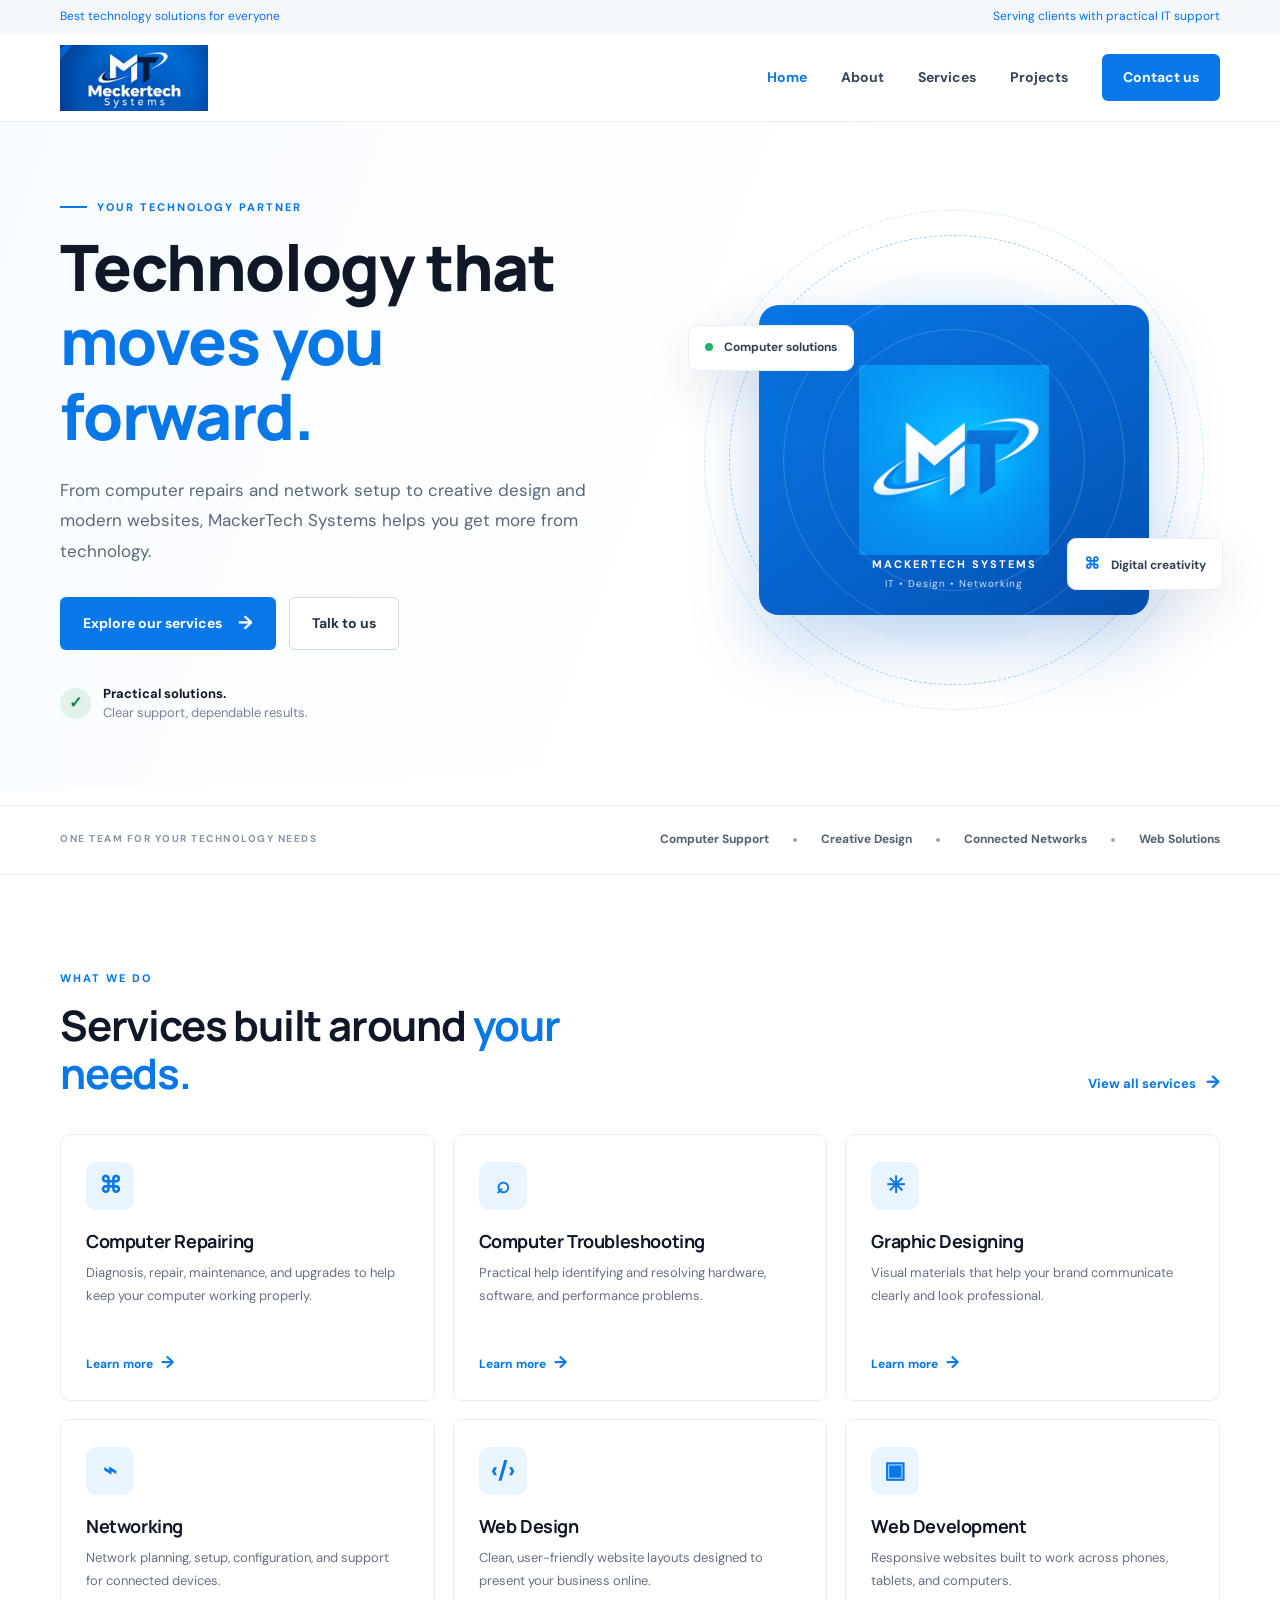
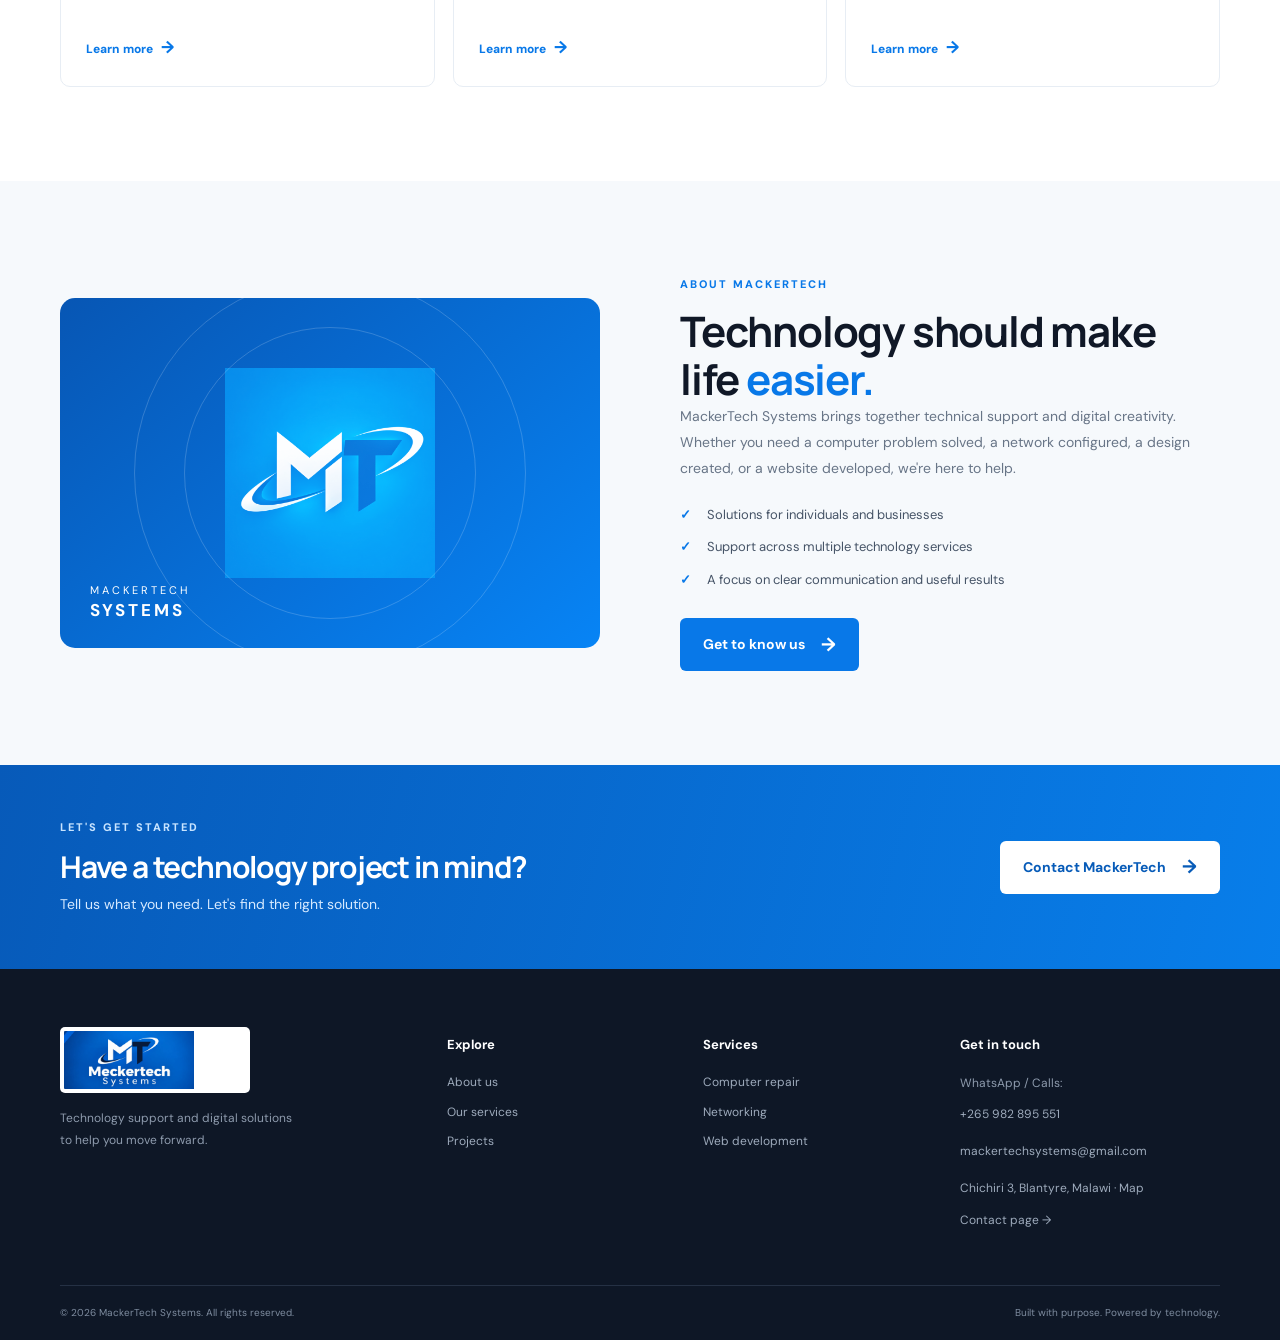
<file: index.html>
<!DOCTYPE html>
<html lang="en">
<head>
  <meta charset="UTF-8">
  <meta name="viewport" content="width=device-width, initial-scale=1.0">
  <meta name="keywords" content="MackerTech Systems, computer repair, mackertech-systems, graphic design,mubas, MUBAS, networking, web design, web development, technology support, Malawi, mackertech systems mw">
  <meta name="description" content="MackerTech Systems provides computer repair, IT troubleshooting, graphic design, networking, and web design and development services.">
  <title>MackerTech Systems | Technology Made Simple</title>
  <link rel="icon" href="assets/mackertech-icon.png" type="image/png">
  <link rel="stylesheet" href="css/style.css">
  <script src="js/main.js" defer></script>
</head>
<body>
  <div class="top-strip"><div class="container top-strip-inner"><span style="color: #016ffd;">Best technology solutions for everyone</span><span style="color: #016ffd;">Serving clients with practical IT support</span></div></div>
  <header class="site-header">
    <div class="container nav-wrap">
      <a class="brand" href="index.html" aria-label="MackerTech Systems home"><img src="assets/mackertech-full-logo.png" alt="MackerTech Systems logo"></a>
      <button class="menu-toggle" aria-label="Open navigation" aria-expanded="false"><span></span><span></span><span></span></button>
      <nav class="main-nav" aria-label="Main navigation">
        <a class="active" href="index.html">Home</a><a href="about.html">About</a><a href="services.html">Services</a><a href="projects.html">Projects</a><a href="contact.html" class="nav-cta">Contact us</a>
      </nav>
    </div>
  </header>

  <main>
    <section class="hero">
      <div class="container hero-grid">
        <div class="hero-copy">
          <p class="eyebrow"><span class="eyebrow-line"></span> YOUR TECHNOLOGY PARTNER</p>
          <h1>Technology that <span>moves you forward.</span></h1>
          <p class="hero-lead">From computer repairs and network setup to creative design and modern websites, MackerTech Systems helps you get more from technology.</p>
          <div class="hero-actions"><a class="btn btn-primary" href="services.html">Explore our services <span>→</span></a><a class="btn btn-outline" href="contact.html">Talk to us</a></div>
          <div class="hero-proof"><div class="proof-icon">✓</div><p><strong>Practical solutions.</strong><br><span>Clear support, dependable results.</span></p></div>
        </div>
        <div class="hero-visual">
          <div class="visual-glow"></div>
          <div class="visual-card main-visual-card"><img src="assets/mackertech-icon.png" alt="MackerTech MT symbol"><div class="visual-caption"><strong>MACKERTECH SYSTEMS</strong><span>IT • Design • Networking</span></div></div>
          <div class="floating-chip chip-one"><span class="chip-dot"></span> Computer solutions</div>
          <div class="floating-chip chip-two"><span class="chip-symbol">⌘</span> Digital creativity</div>
          <div class="visual-ring ring-one"></div><div class="visual-ring ring-two"></div>
        </div>
      </div>
      <div class="hero-bottom-shape"></div>
    </section>

    <section class="trust-row"><div class="container trust-inner"><span>ONE TEAM FOR YOUR TECHNOLOGY NEEDS</span><div class="trust-items"><b>Computer Support</b><i></i><b>Creative Design</b><i></i><b>Connected Networks</b><i></i><b>Web Solutions</b></div></div></section>

    <section class="section section-services">
      <div class="container">
        <div class="section-heading"><div><p class="eyebrow">WHAT WE DO</p><h2>Services built around <span>your needs.</span></h2></div><a class="text-link" href="services.html">View all services <span>→</span></a></div>
        <div class="service-grid">
          <article class="service-card"><div class="service-icon">⌘</div><h3>Computer Repairing</h3><p>Diagnosis, repair, maintenance, and upgrades to help keep your computer working properly.</p><a href="services.html#computer-repair">Learn more <span>→</span></a></article>
          <article class="service-card"><div class="service-icon">⌕</div><h3>Computer Troubleshooting</h3><p>Practical help identifying and resolving hardware, software, and performance problems.</p><a href="services.html#troubleshooting">Learn more <span>→</span></a></article>
          <article class="service-card"><div class="service-icon">✳</div><h3>Graphic Designing</h3><p>Visual materials that help your brand communicate clearly and look professional.</p><a href="services.html#graphic-design">Learn more <span>→</span></a></article>
          <article class="service-card"><div class="service-icon">⌁</div><h3>Networking</h3><p>Network planning, setup, configuration, and support for connected devices.</p><a href="services.html#networking">Learn more <span>→</span></a></article>
          <article class="service-card"><div class="service-icon">‹/›</div><h3>Web Design</h3><p>Clean, user-friendly website layouts designed to present your business online.</p><a href="services.html#web-design">Learn more <span>→</span></a></article>
          <article class="service-card"><div class="service-icon">▣</div><h3>Web Development</h3><p>Responsive websites built to work across phones, tablets, and computers.</p><a href="services.html#web-development">Learn more <span>→</span></a></article>
        </div>
      </div>
    </section>

    <section class="section about-preview"><div class="container about-grid"><div class="about-art"><img src="assets/mackertech-icon.png" alt="" class="about-mark"><div class="about-art-label">MACKERTECH<br><strong>SYSTEMS</strong></div></div><div class="about-copy"><p class="eyebrow">ABOUT MACKERTECH</p><h2>Technology should make life <span>easier.</span></h2><p>MackerTech Systems brings together technical support and digital creativity. Whether you need a computer problem solved, a network configured, a design created, or a website developed, we're here to help.</p><ul class="check-list"><li>Solutions for individuals and businesses</li><li>Support across multiple technology services</li><li>A focus on clear communication and useful results</li></ul><a class="btn btn-primary" href="about.html">Get to know us <span>→</span></a></div></div></section>

    <section class="cta-band"><div class="container cta-inner"><div><p class="eyebrow eyebrow-light">LET'S GET STARTED</p><h2>Have a technology project in mind?</h2><p>Tell us what you need. Let's find the right solution.</p></div><a class="btn btn-white" href="contact.html">Contact MackerTech <span>→</span></a></div></section>
  </main>
  <footer class="site-footer"><div class="container footer-main"><div class="footer-brand"><img src="assets/mackertech-full-logo.png" alt="MackerTech Systems"><p>Technology support and digital solutions to help you move forward.</p></div><div><h4>Explore</h4><a href="about.html">About us</a><a href="services.html">Our services</a><a href="projects.html">Projects</a></div><div><h4>Services</h4><a href="services.html#computer-repair">Computer repair</a><a href="services.html#networking">Networking</a><a href="services.html#web-development">Web development</a></div><div><h4>Get in touch</h4><p>WhatsApp / Calls: <a href="https://wa.me/265982895551">+265 982 895 551</a></p><p><a href="mailto:mackertechsystems@gmail.com">mackertechsystems@gmail.com</a></p><p><a href="https://maps.app.goo.gl/FxrRPJt1HTdb8LQ96" target="_blank" rel="noopener">Chichiri 3, Blantyre, Malawi · Map</a></p><a href="contact.html">Contact page →</a></div></div><div class="container footer-bottom"><span>© <span data-year></span> MackerTech Systems. All rights reserved.</span><span>Built with purpose. Powered by technology.</span></div></footer>
</body>
</html>
</file>
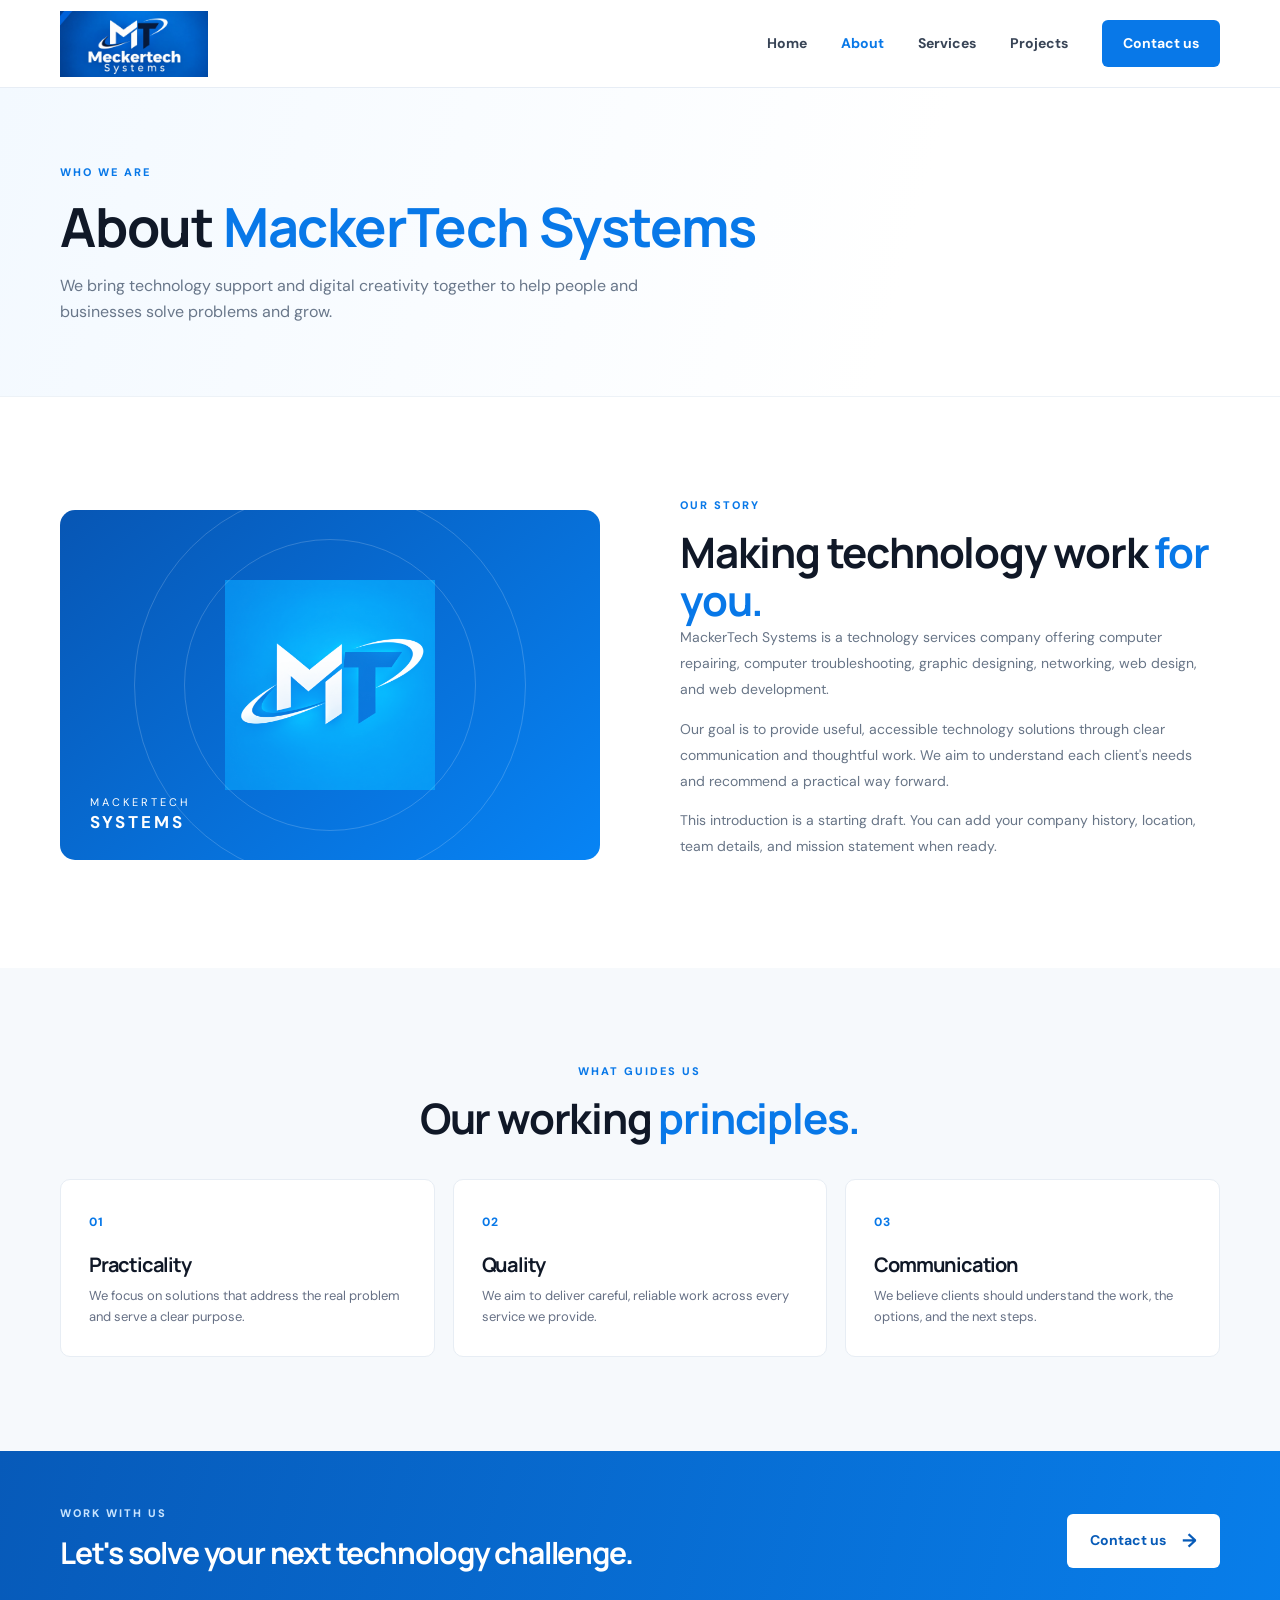
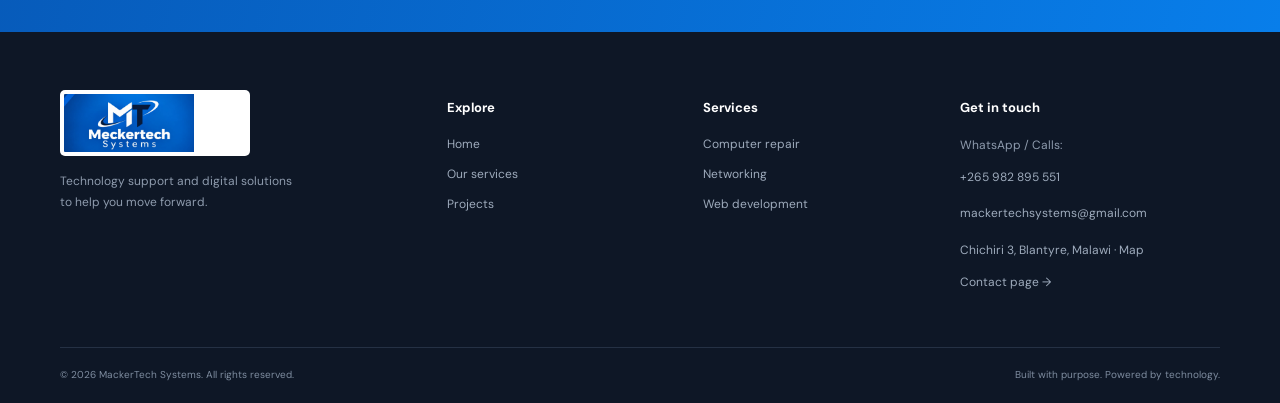
<file: about.html>
<!DOCTYPE html>
<html lang="en"><head><meta charset="UTF-8"><meta name="viewport" content="width=device-width, initial-scale=1.0"><meta name="description" content="Learn about MackerTech Systems and our technology services."><title>About Us | MackerTech Systems</title><link rel="icon" href="assets/mackertech-icon.png"><link rel="stylesheet" href="css/style.css"><script src="js/main.js" defer></script></head>
<body><header class="site-header"><div class="container nav-wrap"><a class="brand" href="index.html"><img src="assets/mackertech-full-logo.png" alt="MackerTech Systems logo"></a><button class="menu-toggle" aria-label="Open navigation" aria-expanded="false"><span></span><span></span><span></span></button><nav class="main-nav"><a href="index.html">Home</a><a class="active" href="about.html">About</a><a href="services.html">Services</a><a href="projects.html">Projects</a><a href="contact.html" class="nav-cta">Contact us</a></nav></div></header>
<main><section class="page-hero"><div class="container"><p class="eyebrow">WHO WE ARE</p><h1>About <span>MackerTech Systems</span></h1><p>We bring technology support and digital creativity together to help people and businesses solve problems and grow.</p></div></section>
<section class="section"><div class="container about-grid about-page-grid"><div class="about-art"><img src="assets/mackertech-icon.png" alt="MackerTech MT symbol" class="about-mark"><div class="about-art-label">MACKERTECH<br><strong>SYSTEMS</strong></div></div><div class="about-copy"><p class="eyebrow">OUR STORY</p><h2>Making technology work <span>for you.</span></h2><p>MackerTech Systems is a technology services company offering computer repairing, computer troubleshooting, graphic designing, networking, web design, and web development.</p><p>Our goal is to provide useful, accessible technology solutions through clear communication and thoughtful work. We aim to understand each client's needs and recommend a practical way forward.</p><p class="small-note">This introduction is a starting draft. You can add your company history, location, team details, and mission statement when ready.</p></div></div></section>
<section class="section soft-section"><div class="container"><div class="section-heading centered"><div><p class="eyebrow">WHAT GUIDES US</p><h2>Our working <span>principles.</span></h2></div></div><div class="values-grid"><article class="value-card"><span>01</span><h3>Practicality</h3><p>We focus on solutions that address the real problem and serve a clear purpose.</p></article><article class="value-card"><span>02</span><h3>Quality</h3><p>We aim to deliver careful, reliable work across every service we provide.</p></article><article class="value-card"><span>03</span><h3>Communication</h3><p>We believe clients should understand the work, the options, and the next steps.</p></article></div></div></section><section class="cta-band"><div class="container cta-inner"><div><p class="eyebrow eyebrow-light">WORK WITH US</p><h2>Let's solve your next technology challenge.</h2></div><a class="btn btn-white" href="contact.html">Contact us <span>→</span></a></div></section></main>
<footer class="site-footer"><div class="container footer-main"><div class="footer-brand"><img src="assets/mackertech-full-logo.png" alt="MackerTech Systems"><p>Technology support and digital solutions to help you move forward.</p></div><div><h4>Explore</h4><a href="index.html">Home</a><a href="services.html">Our services</a><a href="projects.html">Projects</a></div><div><h4>Services</h4><a href="services.html#computer-repair">Computer repair</a><a href="services.html#networking">Networking</a><a href="services.html#web-development">Web development</a></div><div><h4>Get in touch</h4><p>WhatsApp / Calls: <a href="https://wa.me/265982895551">+265 982 895 551</a></p><p><a href="mailto:mackertechsystems@gmail.com">mackertechsystems@gmail.com</a></p><p><a href="https://maps.app.goo.gl/FxrRPJt1HTdb8LQ96" target="_blank" rel="noopener">Chichiri 3, Blantyre, Malawi · Map</a></p><a href="contact.html">Contact page →</a></div></div><div class="container footer-bottom"><span>© <span data-year></span> MackerTech Systems. All rights reserved.</span><span>Built with purpose. Powered by technology.</span></div></footer></body></html>
</file>
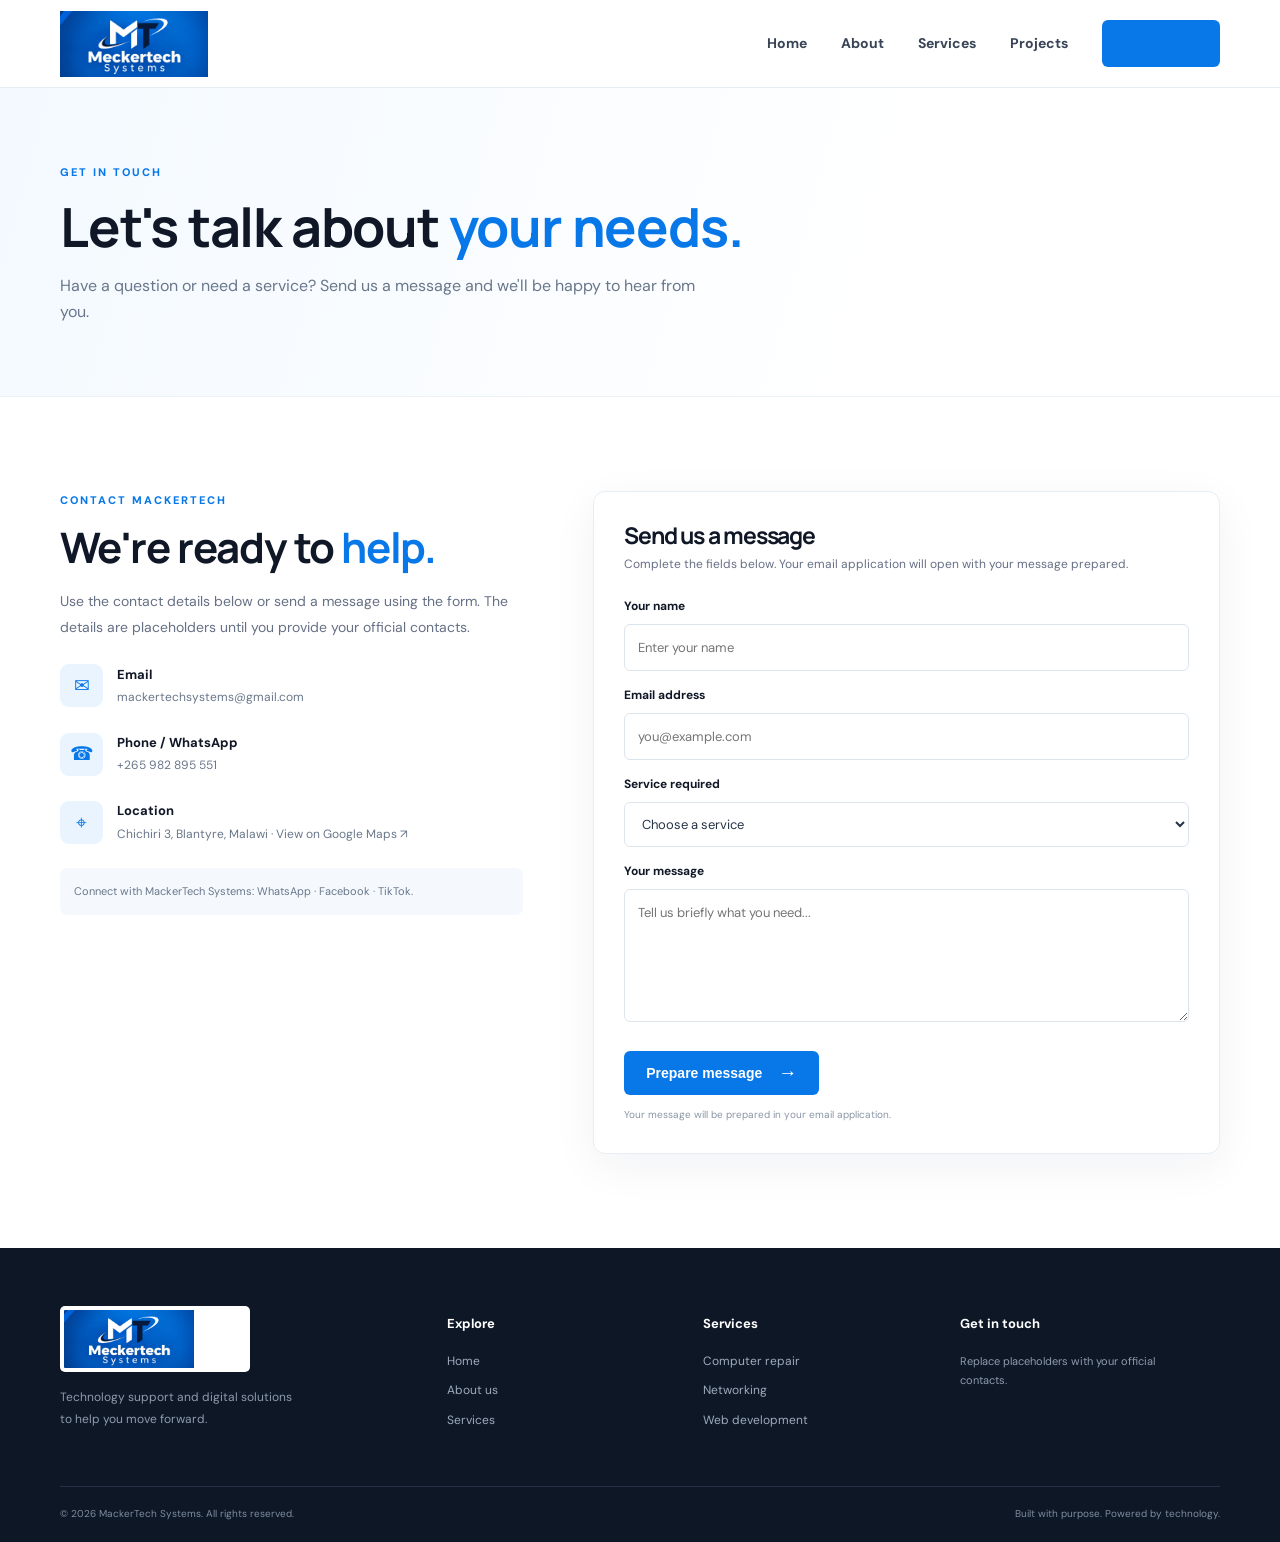
<file: contact.html>
<!DOCTYPE html>
<html lang="en"><head><meta charset="UTF-8"><meta name="viewport" content="width=device-width, initial-scale=1.0"><meta name="description" content="Contact MackerTech Systems about computer repair, graphic design, networking, or web services."><title>Contact | MackerTech Systems</title><link rel="icon" href="assets/mackertech-icon.png"><link rel="stylesheet" href="css/style.css"><script src="js/main.js" defer></script></head>
<body><header class="site-header"><div class="container nav-wrap"><a class="brand" href="index.html"><img src="assets/mackertech-full-logo.png" alt="MackerTech Systems logo"></a><button class="menu-toggle" aria-label="Open navigation" aria-expanded="false"><span></span><span></span><span></span></button><nav class="main-nav"><a href="index.html">Home</a><a href="about.html">About</a><a href="services.html">Services</a><a href="projects.html">Projects</a><a class="active nav-cta" href="contact.html">Contact us</a></nav></div></header>
<main><section class="page-hero"><div class="container"><p class="eyebrow">GET IN TOUCH</p><h1>Let's talk about <span>your needs.</span></h1><p>Have a question or need a service? Send us a message and we'll be happy to hear from you.</p></div></section><section class="section"><div class="container contact-grid"><div class="contact-info"><p class="eyebrow">CONTACT MACKERTECH</p><h2>We're ready to <span>help.</span></h2><p>Use the contact details below or send a message using the form. The details are placeholders until you provide your official contacts.</p><div class="contact-method"><div class="contact-method-icon">✉</div><div><strong>Email</strong><span>mackertechsystems@gmail.com</span></div></div><div class="contact-method"><div class="contact-method-icon">☎</div><div><strong>Phone / WhatsApp</strong><span>+265 982 895 551</span></div></div><div class="contact-method"><div class="contact-method-icon">⌖</div><div><strong>Location</strong><span><a href="https://maps.app.goo.gl/FxrRPJt1HTdb8LQ96" target="_blank" rel="noopener">Chichiri 3, Blantyre, Malawi · View on Google Maps ↗</a></span></div></div><div class="contact-social-note">Connect with MackerTech Systems: <a href="https://wa.me/265982895551" target="_blank" rel="noopener">WhatsApp</a> · <a href="https://www.facebook.com/profile.php?id=61595866252304" target="_blank" rel="noopener">Facebook</a> · <a href="https://vm.tiktok.com/ZS9Pytw8Dy8fq-ysT1n/" target="_blank" rel="noopener">TikTok</a>.</div></div>
<form class="contact-form" id="contactForm"><h3>Send us a message</h3><p class="form-intro">Complete the fields below. Your email application will open with your message prepared.</p><label for="name">Your name</label><input id="name" name="name" type="text" placeholder="Enter your name" required><label for="email">Email address</label><input id="email" name="email" type="email" placeholder="you@example.com" required><label for="service">Service required</label><select id="service" name="service" required><option value="">Choose a service</option><option>Computer repairing</option><option>Computer troubleshooting</option><option>Graphic designing</option><option>Networking</option><option>Web design</option><option>Web development</option><option>Other enquiry</option></select><label for="message">Your message</label><textarea id="message" name="message" rows="5" placeholder="Tell us briefly what you need..." required></textarea><button class="btn btn-primary form-submit" type="submit">Prepare message <span>→</span></button><p class="form-status" id="formStatus" aria-live="polite">Your message will be prepared in your email application.</p></form></div></section></main>
<footer class="site-footer"><div class="container footer-main"><div class="footer-brand"><img src="assets/mackertech-full-logo.png" alt="MackerTech Systems"><p>Technology support and digital solutions to help you move forward.</p></div><div><h4>Explore</h4><a href="index.html">Home</a><a href="about.html">About us</a><a href="services.html">Services</a></div><div><h4>Services</h4><a href="services.html#computer-repair">Computer repair</a><a href="services.html#networking">Networking</a><a href="services.html#web-development">Web development</a></div><div><h4>Get in touch</h4><p class="placeholder-note">Replace placeholders with your official contacts.</p></div></div><div class="container footer-bottom"><span>© <span data-year></span> MackerTech Systems. All rights reserved.</span><span>Built with purpose. Powered by technology.</span></div></footer></body></html>
</file>
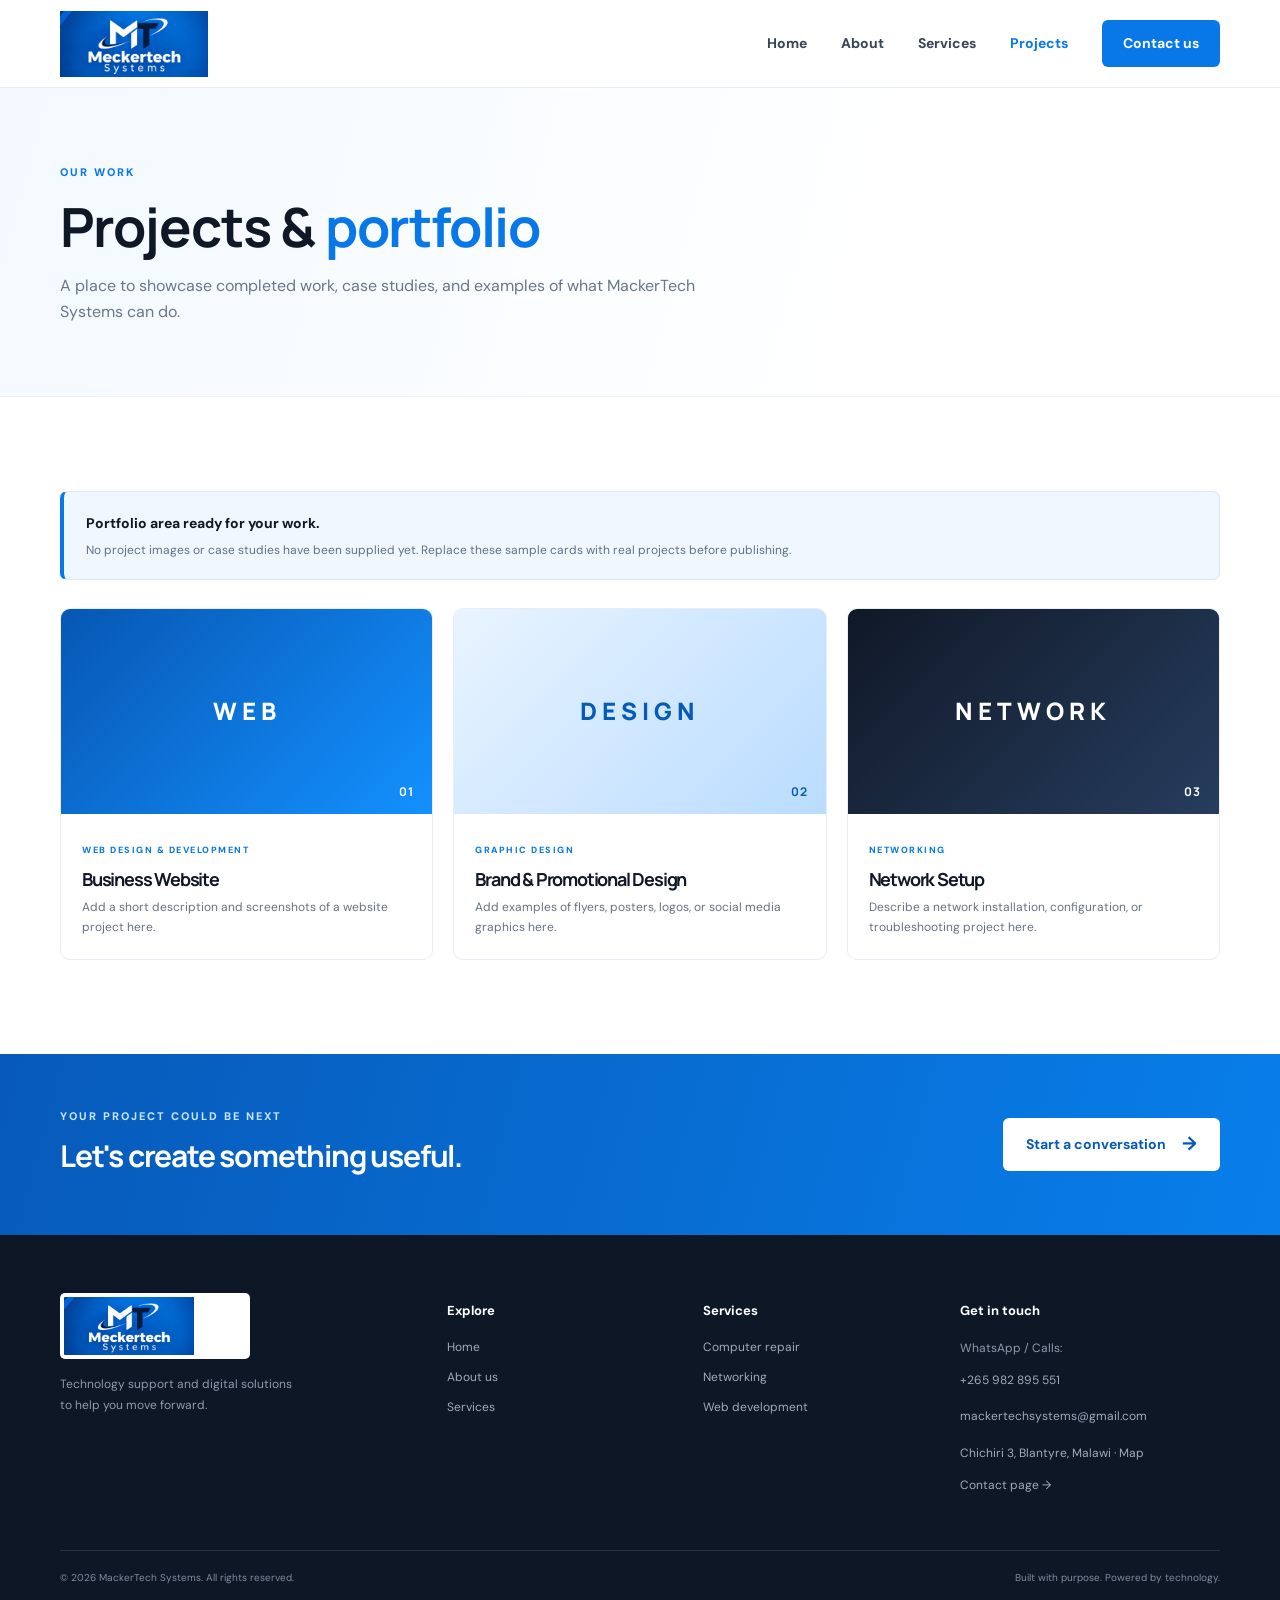
<file: projects.html>
<!DOCTYPE html>
<html lang="en"><head><meta charset="UTF-8"><meta name="viewport" content="width=device-width, initial-scale=1.0"><meta name="description" content="Selected work and project examples from MackerTech Systems."><title>Projects | MackerTech Systems</title><link rel="icon" href="assets/mackertech-icon.png"><link rel="stylesheet" href="css/style.css"><script src="js/main.js" defer></script></head>
<body><header class="site-header"><div class="container nav-wrap"><a class="brand" href="index.html"><img src="assets/mackertech-full-logo.png" alt="MackerTech Systems logo"></a><button class="menu-toggle" aria-label="Open navigation" aria-expanded="false"><span></span><span></span><span></span></button><nav class="main-nav"><a href="index.html">Home</a><a href="about.html">About</a><a href="services.html">Services</a><a class="active" href="projects.html">Projects</a><a href="contact.html" class="nav-cta">Contact us</a></nav></div></header>
<main><section class="page-hero"><div class="container"><p class="eyebrow">OUR WORK</p><h1>Projects & <span>portfolio</span></h1><p>A place to showcase completed work, case studies, and examples of what MackerTech Systems can do.</p></div></section><section class="section"><div class="container"><div class="notice-box"><strong>Portfolio area ready for your work.</strong><p>No project images or case studies have been supplied yet. Replace these sample cards with real projects before publishing.</p></div><div class="project-grid"><article class="project-card"><div class="project-placeholder project-blue"><span>WEB</span><b>01</b></div><div class="project-info"><span>WEB DESIGN & DEVELOPMENT</span><h3>Business Website</h3><p>Add a short description and screenshots of a website project here.</p></div></article><article class="project-card"><div class="project-placeholder project-light"><span>DESIGN</span><b>02</b></div><div class="project-info"><span>GRAPHIC DESIGN</span><h3>Brand & Promotional Design</h3><p>Add examples of flyers, posters, logos, or social media graphics here.</p></div></article><article class="project-card"><div class="project-placeholder project-dark"><span>NETWORK</span><b>03</b></div><div class="project-info"><span>NETWORKING</span><h3>Network Setup</h3><p>Describe a network installation, configuration, or troubleshooting project here.</p></div></article></div></div></section><section class="cta-band"><div class="container cta-inner"><div><p class="eyebrow eyebrow-light">YOUR PROJECT COULD BE NEXT</p><h2>Let's create something useful.</h2></div><a class="btn btn-white" href="contact.html">Start a conversation <span>→</span></a></div></section></main>
<footer class="site-footer"><div class="container footer-main"><div class="footer-brand"><img src="assets/mackertech-full-logo.png" alt="MackerTech Systems"><p>Technology support and digital solutions to help you move forward.</p></div><div><h4>Explore</h4><a href="index.html">Home</a><a href="about.html">About us</a><a href="services.html">Services</a></div><div><h4>Services</h4><a href="services.html#computer-repair">Computer repair</a><a href="services.html#networking">Networking</a><a href="services.html#web-development">Web development</a></div><div><h4>Get in touch</h4><p>WhatsApp / Calls: <a href="https://wa.me/265982895551">+265 982 895 551</a></p><p><a href="mailto:mackertechsystems@gmail.com">mackertechsystems@gmail.com</a></p><p><a href="https://maps.app.goo.gl/FxrRPJt1HTdb8LQ96" target="_blank" rel="noopener">Chichiri 3, Blantyre, Malawi · Map</a></p><a href="contact.html">Contact page →</a></div></div><div class="container footer-bottom"><span>© <span data-year></span> MackerTech Systems. All rights reserved.</span><span>Built with purpose. Powered by technology.</span></div></footer></body></html>
</file>
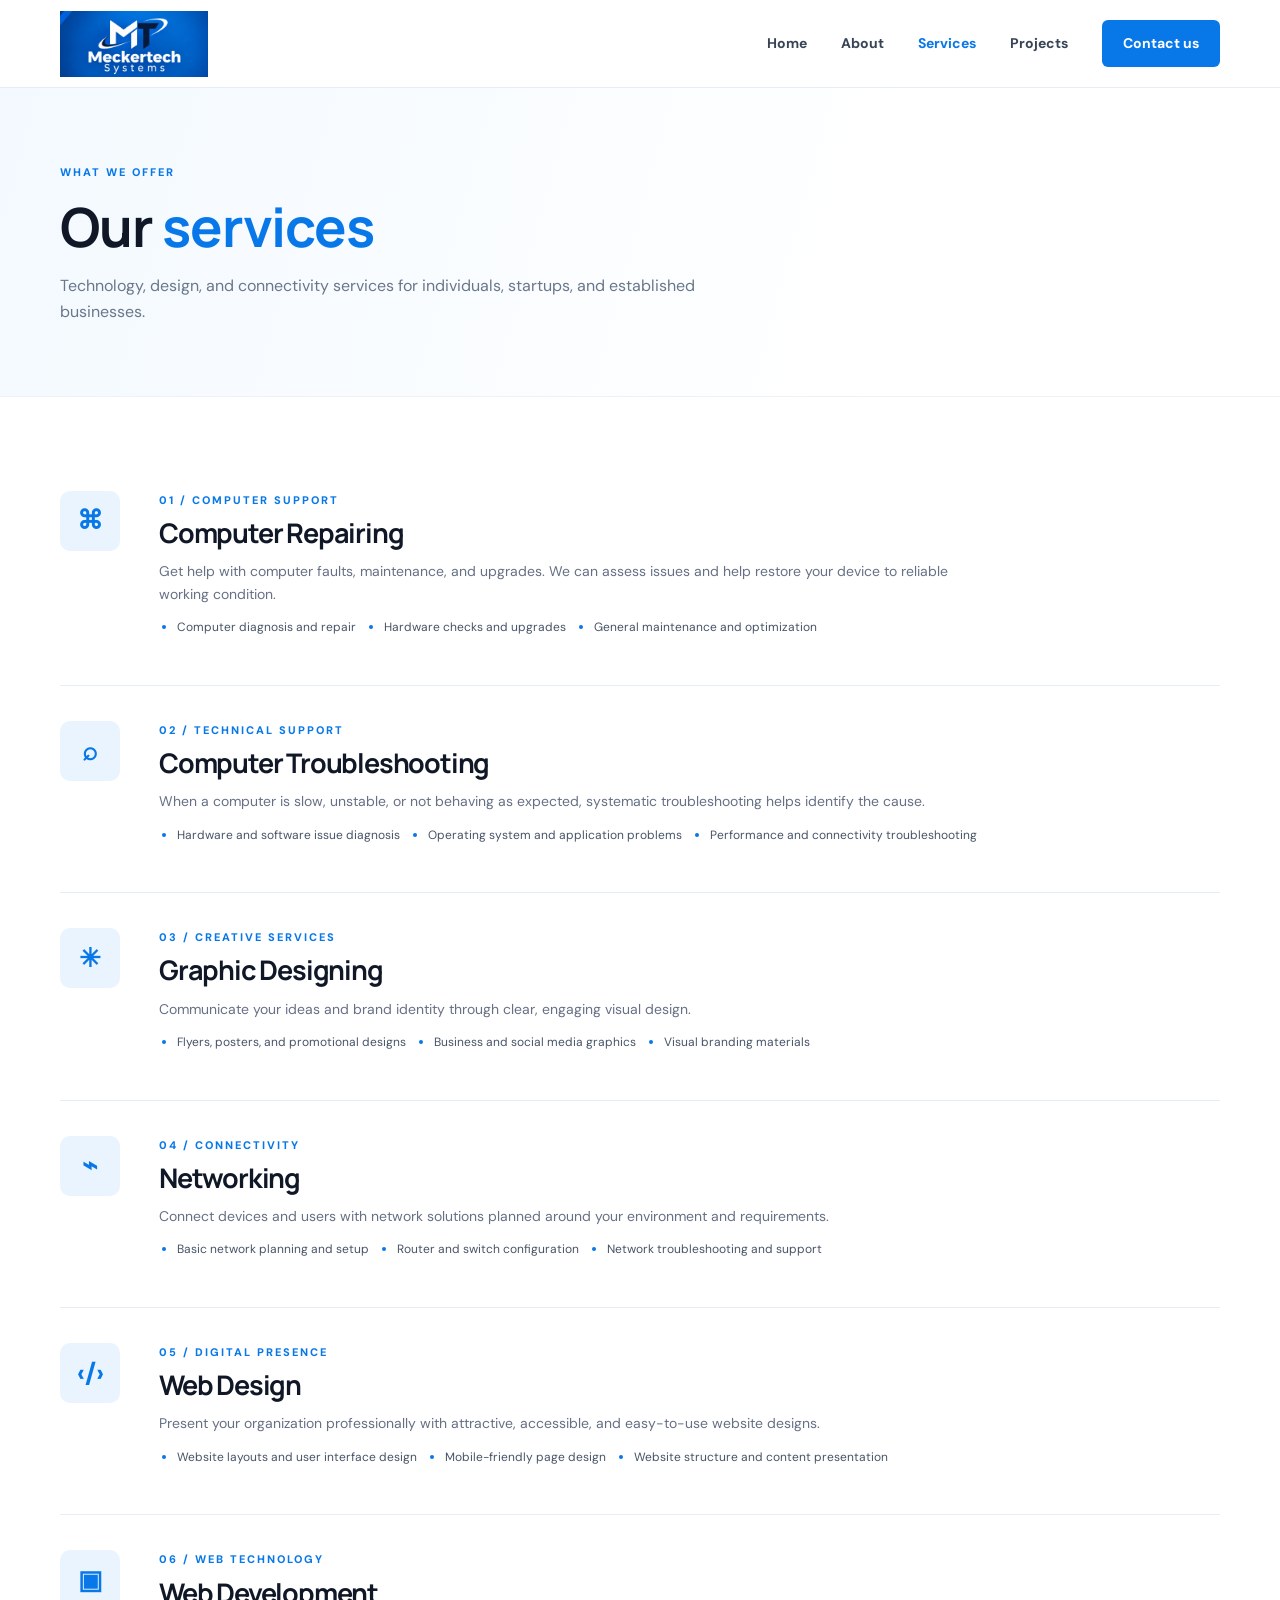
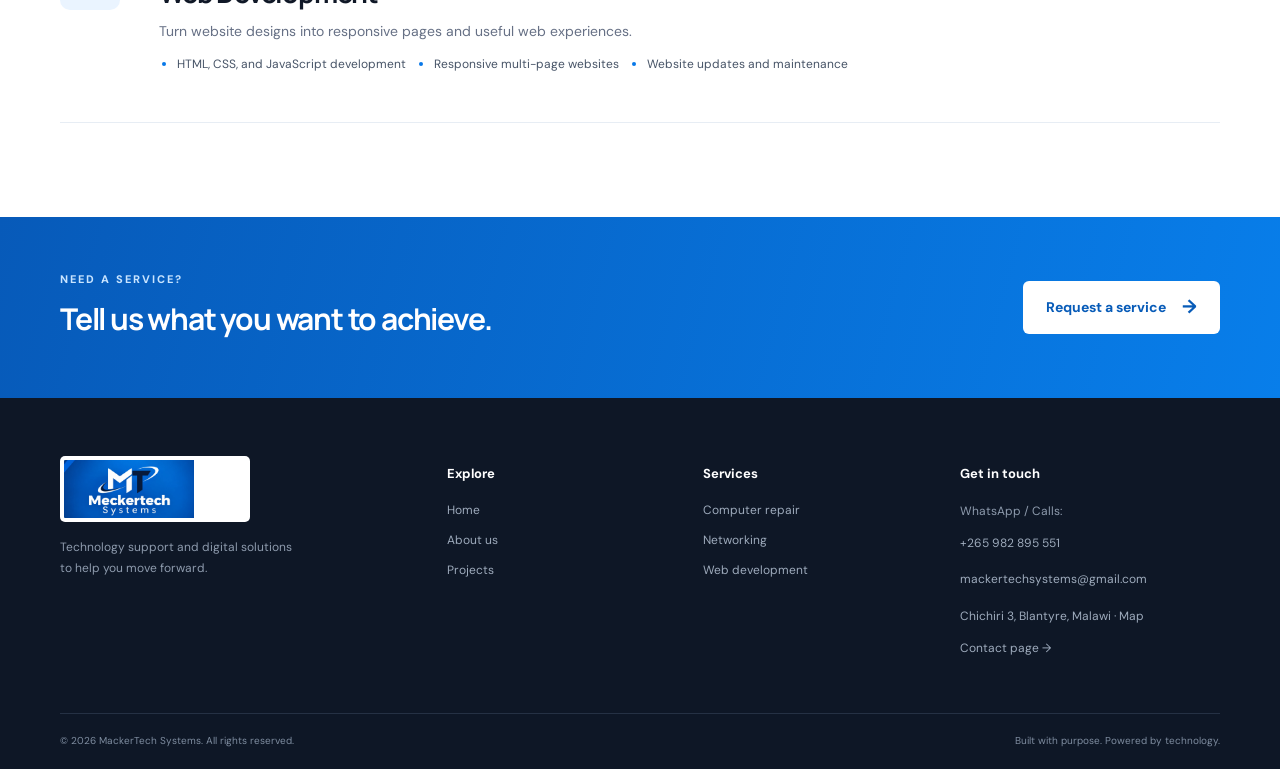
<file: services.html>
<!DOCTYPE html>
<html lang="en"><head><meta charset="UTF-8"><meta name="viewport" content="width=device-width, initial-scale=1.0"><meta name="description" content="Explore MackerTech Systems computer repair, troubleshooting, graphic design, networking, web design and development services."><title>Our Services | MackerTech Systems</title><link rel="icon" href="assets/mackertech-icon.png"><link rel="stylesheet" href="css/style.css"><script src="js/main.js" defer></script></head>
<body><header class="site-header"><div class="container nav-wrap"><a class="brand" href="index.html"><img src="assets/mackertech-full-logo.png" alt="MackerTech Systems logo"></a><button class="menu-toggle" aria-label="Open navigation" aria-expanded="false"><span></span><span></span><span></span></button><nav class="main-nav"><a href="index.html">Home</a><a href="about.html">About</a><a class="active" href="services.html">Services</a><a href="projects.html">Projects</a><a href="contact.html" class="nav-cta">Contact us</a></nav></div></header>
<main><section class="page-hero"><div class="container"><p class="eyebrow">WHAT WE OFFER</p><h1>Our <span>services</span></h1><p>Technology, design, and connectivity services for individuals, startups, and established businesses.</p></div></section>
<section class="section"><div class="container service-detail-list">
<article class="service-detail" id="computer-repair"><div class="detail-icon">⌘</div><div><p class="eyebrow">01 / COMPUTER SUPPORT</p><h2>Computer Repairing</h2><p>Get help with computer faults, maintenance, and upgrades. We can assess issues and help restore your device to reliable working condition.</p><ul class="bullet-list"><li>Computer diagnosis and repair</li><li>Hardware checks and upgrades</li><li>General maintenance and optimization</li></ul></div></article>
<article class="service-detail" id="troubleshooting"><div class="detail-icon">⌕</div><div><p class="eyebrow">02 / TECHNICAL SUPPORT</p><h2>Computer Troubleshooting</h2><p>When a computer is slow, unstable, or not behaving as expected, systematic troubleshooting helps identify the cause.</p><ul class="bullet-list"><li>Hardware and software issue diagnosis</li><li>Operating system and application problems</li><li>Performance and connectivity troubleshooting</li></ul></div></article>
<article class="service-detail" id="graphic-design"><div class="detail-icon">✳</div><div><p class="eyebrow">03 / CREATIVE SERVICES</p><h2>Graphic Designing</h2><p>Communicate your ideas and brand identity through clear, engaging visual design.</p><ul class="bullet-list"><li>Flyers, posters, and promotional designs</li><li>Business and social media graphics</li><li>Visual branding materials</li></ul></div></article>
<article class="service-detail" id="networking"><div class="detail-icon">⌁</div><div><p class="eyebrow">04 / CONNECTIVITY</p><h2>Networking</h2><p>Connect devices and users with network solutions planned around your environment and requirements.</p><ul class="bullet-list"><li>Basic network planning and setup</li><li>Router and switch configuration</li><li>Network troubleshooting and support</li></ul></div></article>
<article class="service-detail" id="web-design"><div class="detail-icon">‹/›</div><div><p class="eyebrow">05 / DIGITAL PRESENCE</p><h2>Web Design</h2><p>Present your organization professionally with attractive, accessible, and easy-to-use website designs.</p><ul class="bullet-list"><li>Website layouts and user interface design</li><li>Mobile-friendly page design</li><li>Website structure and content presentation</li></ul></div></article>
<article class="service-detail" id="web-development"><div class="detail-icon">▣</div><div><p class="eyebrow">06 / WEB TECHNOLOGY</p><h2>Web Development</h2><p>Turn website designs into responsive pages and useful web experiences.</p><ul class="bullet-list"><li>HTML, CSS, and JavaScript development</li><li>Responsive multi-page websites</li><li>Website updates and maintenance</li></ul></div></article>
</div></section><section class="cta-band"><div class="container cta-inner"><div><p class="eyebrow eyebrow-light">NEED A SERVICE?</p><h2>Tell us what you want to achieve.</h2></div><a class="btn btn-white" href="contact.html">Request a service <span>→</span></a></div></section></main>
<footer class="site-footer"><div class="container footer-main"><div class="footer-brand"><img src="assets/mackertech-full-logo.png" alt="MackerTech Systems"><p>Technology support and digital solutions to help you move forward.</p></div><div><h4>Explore</h4><a href="index.html">Home</a><a href="about.html">About us</a><a href="projects.html">Projects</a></div><div><h4>Services</h4><a href="#computer-repair">Computer repair</a><a href="#networking">Networking</a><a href="#web-development">Web development</a></div><div><h4>Get in touch</h4><p>WhatsApp / Calls: <a href="https://wa.me/265982895551">+265 982 895 551</a></p><p><a href="mailto:mackertechsystems@gmail.com">mackertechsystems@gmail.com</a></p><p><a href="https://maps.app.goo.gl/FxrRPJt1HTdb8LQ96" target="_blank" rel="noopener">Chichiri 3, Blantyre, Malawi · Map</a></p><a href="contact.html">Contact page →</a></div></div><div class="container footer-bottom"><span>© <span data-year></span> MackerTech Systems. All rights reserved.</span><span>Built with purpose. Powered by technology.</span></div></footer></body></html>
</file>
<file: css/style.css>
@import url('https://fonts.googleapis.com/css2?family=DM+Sans:wght@400;500;600;700;800&family=Manrope:wght@400;500;600;700;800&display=swap');
:root{--blue:#0878e8;--blue-dark:#0759b5;--blue-soft:#eaf4ff;--ink:#101827;--muted:#667085;--line:#e7edf4;--white:#fff;--soft:#f6f9fc;--shadow:0 18px 55px rgba(16,40,75,.10)}
*{box-sizing:border-box}html{scroll-behavior:smooth;scroll-padding-top:100px}body{margin:0;background:#fff;color:var(--ink);font-family:'DM Sans',Arial,sans-serif;line-height:1.65}a{color:inherit;text-decoration:none}img{max-width:100%;display:block}.container{width:min(1160px,calc(100% - 44px));margin:auto}.top-strip{background:#f5f9fe;color:#526174;font-size:12px}.top-strip-inner{min-height:34px;display:flex;justify-content:space-between;align-items:center}.site-header{height:88px;background:#fff;position:sticky;top:0;z-index:50;border-bottom:1px solid rgba(225,233,243,.8)}.nav-wrap{height:100%;display:flex;align-items:center;justify-content:space-between}.brand img{width:205px;height:66px;object-fit:contain;object-position:left center}.main-nav{display:flex;align-items:center;gap:34px;font-size:14px;font-weight:700;color:#384456}.main-nav a{transition:color .2s}.main-nav a:hover,.main-nav a.active{color:var(--blue)}.main-nav .nav-cta{padding:12px 21px;background:var(--blue);color:white;border-radius:6px}.main-nav .nav-cta:hover{background:var(--blue-dark);color:white}.menu-toggle{display:none;background:none;border:0;padding:8px}.menu-toggle span{display:block;width:24px;height:2px;background:#172235;margin:5px}
.hero{position:relative;overflow:hidden;background:linear-gradient(110deg,#f7fbff 0%,#fff 58%);padding:76px 0 82px}.hero-grid{display:grid;grid-template-columns:1.05fr .95fr;align-items:center;gap:40px;position:relative;z-index:1}.eyebrow{font-size:11px;font-weight:800;letter-spacing:2px;color:var(--blue);margin:0 0 14px;display:flex;align-items:center;gap:10px}.eyebrow-line{width:27px;height:2px;background:var(--blue)}h1,h2,h3,h4,p{margin-top:0}h1,h2,h3{font-family:Manrope,'DM Sans',sans-serif;line-height:1.16;letter-spacing:-1.2px}.hero h1{font-size:clamp(42px,5vw,66px);max-width:650px;margin:0 0 22px;font-weight:800}.hero h1 span,h2 span,.page-hero h1 span{color:var(--blue)}.hero-lead{max-width:565px;font-size:17px;line-height:1.8;color:#596779;margin-bottom:30px}.hero-actions{display:flex;gap:13px;flex-wrap:wrap}.btn{display:inline-flex;align-items:center;justify-content:center;gap:16px;padding:14px 22px;border-radius:6px;font-weight:700;font-size:14px;transition:.2s;border:1px solid transparent}.btn span{font-size:19px;line-height:10px}.btn-primary{background:var(--blue);color:white}.btn-primary:hover{background:var(--blue-dark);transform:translateY(-2px)}.btn-outline{border-color:#cbd8e7;color:#253247;background:#fff}.btn-outline:hover{border-color:var(--blue);color:var(--blue)}.hero-proof{display:flex;align-items:center;gap:12px;margin-top:34px}.proof-icon{width:31px;height:31px;border-radius:50%;background:#e0f2e9;color:#16804b;display:grid;place-items:center;font-weight:900}.hero-proof p{margin:0;font-size:13px;line-height:1.5}.hero-proof p span{color:#778397}.hero-visual{min-height:410px;position:relative;display:grid;place-items:center}.visual-glow{position:absolute;width:390px;height:390px;border-radius:50%;background:radial-gradient(circle,#d8edff 0%,rgba(216,237,255,.15) 68%,transparent 70%)}.main-visual-card{position:relative;z-index:2;width:min(390px,82%);height:310px;background:linear-gradient(145deg,#0878e8,#0451b1);border-radius:20px;box-shadow:0 28px 70px rgba(0,91,190,.24);display:flex;flex-direction:column;align-items:center;justify-content:center;overflow:hidden}.main-visual-card:before,.main-visual-card:after{content:"";position:absolute;border:1px solid rgba(255,255,255,.18);border-radius:50%;width:340px;height:340px}.main-visual-card:after{width:260px;height:260px}.main-visual-card img{width:190px;height:190px;object-fit:contain;position:relative;z-index:1;mix-blend-mode:screen}.visual-caption{position:absolute;bottom:23px;text-align:center;color:#fff;z-index:2;display:grid;gap:3px;letter-spacing:2px;font-size:11px}.visual-caption span{font-size:10px;letter-spacing:1px;opacity:.8}.floating-chip{position:absolute;z-index:3;background:#fff;border:1px solid #e7eef7;box-shadow:var(--shadow);padding:12px 16px;border-radius:9px;font-size:12px;font-weight:700;color:#344054}.chip-one{top:70px;left:0}.chip-two{right:-3px;bottom:75px}.chip-dot{display:inline-block;width:8px;height:8px;background:#20b36b;border-radius:50%;margin-right:8px}.chip-symbol{color:var(--blue);font-size:16px;margin-right:8px}.visual-ring{position:absolute;border:1px dashed #9ecfff;border-radius:50%;width:450px;height:450px}.ring-two{width:500px;height:500px;opacity:.5}.hero-bottom-shape{position:absolute;bottom:-90px;left:-3%;width:106%;height:125px;background:#fff;transform:rotate(-2deg)}
.trust-row{border-top:1px solid #eef2f6;border-bottom:1px solid #eef2f6;padding:24px 0}.trust-inner{display:flex;align-items:center;justify-content:space-between;gap:20px}.trust-inner>span{font-size:10px;letter-spacing:1.5px;font-weight:800;color:#8b97a8}.trust-items{display:flex;align-items:center;gap:24px;color:#536174;font-size:12px}.trust-items i{height:4px;width:4px;background:#93a3b8;border-radius:50%}.section{padding:94px 0}.section-heading{display:flex;justify-content:space-between;align-items:end;margin-bottom:36px}.section-heading h2,.about-copy h2,.contact-info h2{font-size:clamp(30px,3.5vw,42px);margin:0;max-width:600px}.text-link{color:var(--blue);font-size:13px;font-weight:800}.text-link span{font-size:18px;margin-left:7px}.service-grid{display:grid;grid-template-columns:repeat(3,1fr);gap:18px}.service-card{border:1px solid var(--line);border-radius:10px;padding:27px 25px 24px;background:#fff;transition:.25s}.service-card:hover{transform:translateY(-5px);box-shadow:var(--shadow);border-color:#cfe5ff}.service-icon,.detail-icon{width:48px;height:48px;display:grid;place-items:center;border-radius:10px;background:var(--blue-soft);color:var(--blue);font-size:23px;font-weight:800;margin-bottom:21px}.service-card h3{font-size:18px;letter-spacing:-.4px;margin-bottom:10px}.service-card p{font-size:13px;color:var(--muted);line-height:1.75;min-height:68px;margin-bottom:18px}.service-card a{font-size:12px;font-weight:800;color:var(--blue)}.service-card a span{font-size:17px;margin-left:5px}
.about-preview{background:var(--soft)}.about-grid{display:grid;grid-template-columns:1fr 1fr;gap:80px;align-items:center}.about-art{height:350px;border-radius:15px;background:linear-gradient(140deg,#0756b4,#0784f5);display:grid;place-items:center;position:relative;overflow:hidden}.about-art:before,.about-art:after{content:"";position:absolute;border:1px solid rgba(255,255,255,.18);width:390px;height:390px;border-radius:50%}.about-art:after{width:290px;height:290px}.about-mark{width:210px;height:210px;object-fit:contain;position:relative;z-index:1;mix-blend-mode:screen}.about-art-label{position:absolute;bottom:24px;left:30px;color:white;letter-spacing:3px;font-size:11px;line-height:1.5}.about-art-label strong{font-size:17px}.about-copy p:not(.eyebrow){font-size:14px;color:#687587;line-height:1.85}.check-list{list-style:none;padding:0;margin:22px 0 28px}.check-list li{position:relative;padding-left:27px;margin:11px 0;font-size:13px;color:#465467}.check-list li:before{content:"✓";position:absolute;left:0;color:var(--blue);font-weight:900}.cta-band{background:linear-gradient(105deg,#075ab9,#087eea);padding:53px 0;color:white}.cta-inner{display:flex;align-items:center;justify-content:space-between;gap:25px}.cta-inner h2{font-size:30px;margin:0 0 8px}.cta-inner p:not(.eyebrow){margin:0;color:#d7eaff;font-size:14px}.eyebrow-light{color:#c8e4ff}.btn-white{background:#fff;color:#075bb8}.btn-white:hover{background:#eaf4ff;transform:translateY(-2px)}
.site-footer{background:#0e1726;color:#c4cedb;padding:58px 0 0}.footer-main{display:grid;grid-template-columns:1.6fr 1fr 1fr 1.2fr;gap:40px;padding-bottom:44px}.footer-brand img{width:190px;height:66px;object-fit:contain;object-position:left center;background:#fff;border-radius:5px;padding:4px}.footer-brand p,.site-footer p{font-size:12px;color:#8e9bad;line-height:1.8;max-width:240px;margin-top:15px}.site-footer h4{font-size:13px;color:#fff;margin:7px 0 17px}.site-footer a{display:block;font-size:12px;color:#9eabbc;margin:10px 0}.site-footer a:hover{color:#fff}.placeholder-note{font-size:11px!important}.footer-bottom{border-top:1px solid #253144;padding:19px 0;display:flex;justify-content:space-between;gap:15px;color:#7f8da0;font-size:10px}
.page-hero{padding:75px 0 70px;background:linear-gradient(105deg,#f3f9ff,#fff 70%);border-bottom:1px solid #edf2f7}.page-hero h1{font-size:clamp(38px,5vw,54px);margin:0 0 15px}.page-hero p:not(.eyebrow){color:#69778a;font-size:16px;max-width:650px;margin:0}.about-page-grid{padding-top:5px}.soft-section{background:var(--soft)}.centered{justify-content:center;text-align:center}.centered .eyebrow{justify-content:center}.values-grid{display:grid;grid-template-columns:repeat(3,1fr);gap:18px}.value-card{background:white;border:1px solid var(--line);padding:28px;border-radius:10px}.value-card>span{font-size:12px;color:var(--blue);font-weight:800;letter-spacing:1px}.value-card h3{font-size:20px;margin:18px 0 9px}.value-card p{font-size:13px;color:var(--muted);margin:0}.service-detail-list{display:grid;gap:0}.service-detail{display:grid;grid-template-columns:75px 1fr;gap:24px;padding:35px 0;border-bottom:1px solid var(--line);scroll-margin-top:115px}.service-detail:first-child{padding-top:0}.detail-icon{width:60px;height:60px;font-size:26px}.service-detail .eyebrow{margin-bottom:8px}.service-detail h2{font-size:27px;margin:0 0 12px}.service-detail p:not(.eyebrow){font-size:14px;color:var(--muted);max-width:790px;margin-bottom:12px}.bullet-list{display:flex;flex-wrap:wrap;gap:8px 28px;padding-left:18px;color:#475467;font-size:12px}.bullet-list li::marker{color:var(--blue)}.notice-box{background:#f0f7ff;border:1px solid #d7eaff;border-left:4px solid var(--blue);padding:18px 22px;border-radius:7px;margin-bottom:28px}.notice-box strong{font-size:14px}.notice-box p{font-size:12px;color:#607087;margin:5px 0 0}.project-grid{display:grid;grid-template-columns:repeat(3,1fr);gap:20px}.project-card{border:1px solid var(--line);border-radius:10px;overflow:hidden}.project-placeholder{height:205px;display:flex;align-items:center;justify-content:center;position:relative;font-family:Manrope,sans-serif;font-weight:800;letter-spacing:5px;font-size:24px}.project-placeholder b{position:absolute;right:18px;bottom:12px;font-size:12px;letter-spacing:1px}.project-blue{background:linear-gradient(135deg,#0757b3,#1391ff);color:#fff}.project-light{background:linear-gradient(135deg,#e9f4ff,#b9dcff);color:#075bb8}.project-dark{background:linear-gradient(135deg,#101827,#263d5d);color:#fff}.project-info{padding:21px}.project-info>span{font-size:9px;letter-spacing:1.5px;color:var(--blue);font-weight:800}.project-info h3{font-size:18px;margin:8px 0}.project-info p{font-size:12px;color:var(--muted);margin:0}.contact-grid{display:grid;grid-template-columns:.85fr 1.15fr;gap:70px;align-items:start}.contact-info h2{margin-bottom:18px}.contact-info>p:not(.eyebrow){color:var(--muted);font-size:14px;line-height:1.8}.contact-method{display:flex;gap:14px;align-items:center;margin:24px 0}.contact-method-icon{width:43px;height:43px;background:var(--blue-soft);color:var(--blue);display:grid;place-items:center;border-radius:9px;font-size:19px}.contact-method div:last-child{display:grid;gap:3px}.contact-method strong{font-size:13px}.contact-method span{font-size:12px;color:#69778a}.contact-social-note{background:#f5f9fe;border-radius:7px;padding:14px;color:#68778b;font-size:11px}.contact-form{border:1px solid var(--line);padding:30px;border-radius:12px;box-shadow:0 12px 45px rgba(16,40,75,.06)}.contact-form h3{font-size:23px;margin-bottom:7px}.form-intro{font-size:12px;color:var(--muted);margin-bottom:22px}.contact-form label{display:block;font-size:12px;font-weight:700;margin:15px 0 7px}.contact-form input,.contact-form select,.contact-form textarea{width:100%;padding:12px 13px;border:1px solid #dce4ee;border-radius:6px;background:#fff;font:inherit;font-size:13px;color:#263448;outline:none}.contact-form input:focus,.contact-form select:focus,.contact-form textarea:focus{border-color:var(--blue);box-shadow:0 0 0 3px rgba(8,120,232,.1)}.contact-form textarea{resize:vertical}.form-submit{margin-top:20px;border:0;cursor:pointer}.form-status{font-size:10px;color:#8995a5;margin:12px 0 0}
@media(max-width:900px){.main-nav{gap:19px}.hero-grid{gap:15px}.hero-visual{min-height:360px}.main-visual-card{height:275px}.floating-chip{font-size:10px;padding:10px}.chip-one{left:-5px}.chip-two{right:-5px}.about-grid{gap:42px}.footer-main{grid-template-columns:1.4fr 1fr 1fr;gap:28px}.footer-main>div:last-child{display:none}.contact-grid{gap:35px}}
@media(max-width:700px){.container{width:min(100% - 34px,560px)}.top-strip-inner{justify-content:center;text-align:center}.top-strip-inner span:last-child{display:none}.site-header{height:74px}.brand img{width:174px;height:58px}.menu-toggle{display:block}.main-nav{display:none;position:absolute;top:73px;left:0;right:0;background:white;padding:18px 24px 24px;box-shadow:0 18px 25px rgba(16,40,75,.1);flex-direction:column;align-items:stretch;gap:0}.main-nav.open{display:flex}.main-nav a{padding:12px 4px}.main-nav .nav-cta{text-align:center;margin-top:8px;padding:12px}.hero{padding:56px 0 55px}.hero-grid{grid-template-columns:1fr;gap:20px}.hero h1{font-size:43px}.hero-lead{font-size:15px}.hero-visual{min-height:340px;margin-top:8px}.main-visual-card{width:75%;height:260px}.main-visual-card img{width:155px;height:155px}.visual-ring{width:360px;height:360px}.ring-two{width:400px;height:400px}.chip-one{top:35px;left:0}.chip-two{bottom:38px;right:0}.trust-inner{display:block}.trust-inner>span{display:block;margin-bottom:15px}.trust-items{flex-wrap:wrap;gap:10px 14px}.trust-items i{display:none}.section{padding:68px 0}.section-heading{align-items:start;gap:15px;flex-direction:column}.section-heading h2,.about-copy h2,.contact-info h2{font-size:32px}.service-grid{grid-template-columns:1fr 1fr;gap:12px}.service-card{padding:20px 17px}.service-card p{min-height:0}.service-card h3{font-size:16px}.about-grid{grid-template-columns:1fr;gap:32px}.about-art{height:290px}.about-mark{width:175px;height:175px}.cta-inner{align-items:flex-start;flex-direction:column}.cta-inner h2{font-size:26px}.footer-main{grid-template-columns:1fr 1fr;gap:28px}.footer-brand{grid-column:1/-1}.footer-main>div:last-child{display:block}.footer-bottom{flex-direction:column;gap:6px}.page-hero{padding:55px 0}.page-hero h1{font-size:40px}.values-grid,.project-grid{grid-template-columns:1fr}.service-detail{grid-template-columns:52px 1fr;gap:14px;padding:27px 0}.detail-icon{width:48px;height:48px;font-size:20px}.service-detail h2{font-size:23px}.bullet-list{display:block}.contact-grid{grid-template-columns:1fr;gap:35px}.contact-form{padding:23px 19px}}
@media(max-width:390px){.service-grid{grid-template-columns:1fr}.hero h1{font-size:38px}.hero-visual{min-height:300px}.main-visual-card{height:235px}.floating-chip{font-size:9px}.footer-main{grid-template-columns:1fr 1fr}}

/* Corrected MackerTech Systems wordmark */
.brand-lockup,.footer-brand-lockup{display:inline-flex;align-items:center;gap:9px;color:#075fbd;font-family:Manrope,'DM Sans',sans-serif;font-size:23px;font-weight:800;letter-spacing:-1px;line-height:1}
.brand-lockup img{width:48px;height:48px;object-fit:contain}
.brand-lockup small,.footer-brand-lockup small{display:block;font-family:'DM Sans',sans-serif;font-size:10px;font-weight:700;letter-spacing:3px;text-transform:uppercase;color:#172235;margin-top:4px}
.footer-brand-lockup{background:#fff;border-radius:5px;padding:7px 10px;font-size:19px}
.footer-brand-lockup img{width:42px;height:42px;object-fit:contain}
.footer-brand-lockup small{font-size:9px}
@media(max-width:700px){.brand-lockup{font-size:20px}.brand-lockup img{width:42px;height:42px}}
</file>
